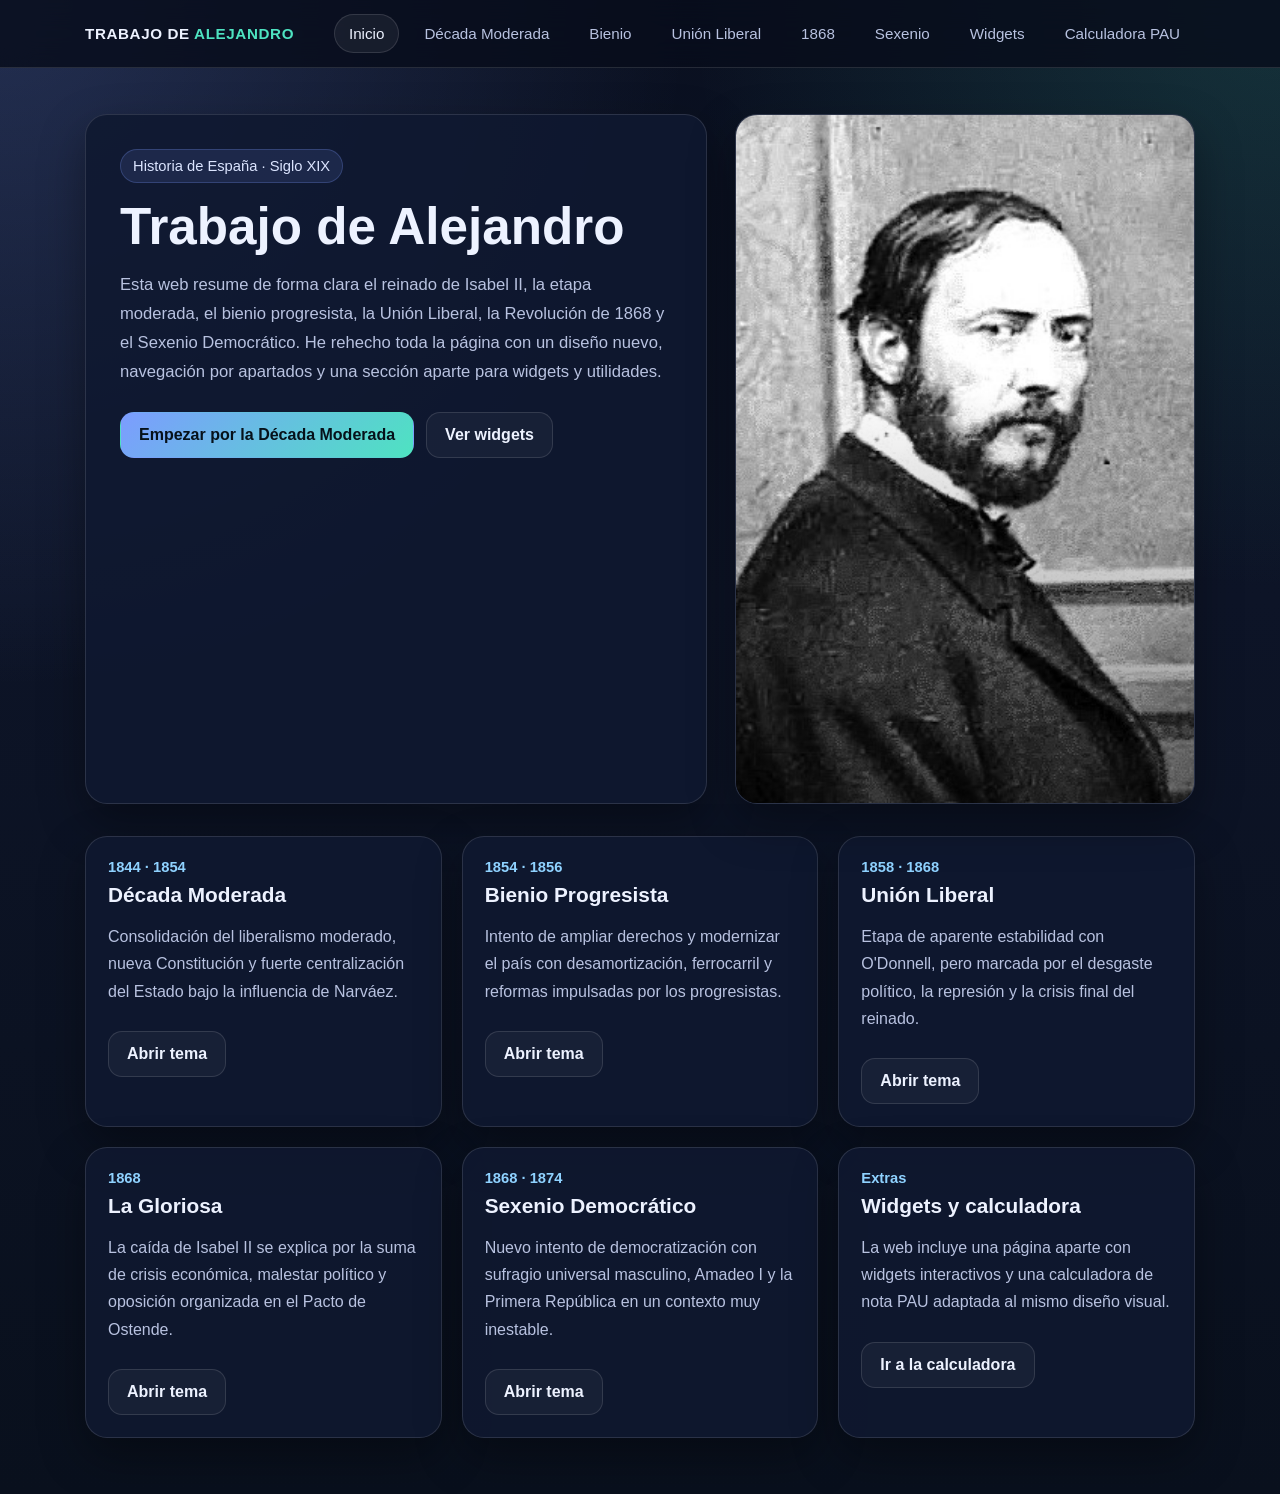
<file: index.html>
<!DOCTYPE html>
<html lang="es">
<head>
  <meta charset="UTF-8">
  <meta name="viewport" content="width=device-width, initial-scale=1.0">
  <title>Trabajo de Alejandro</title>
  <link rel="stylesheet" href="style.css">
  <script defer src="widgets.js"></script>
</head>
<body>
<header class="site-header">
  <div class="nav-wrap">
    <a class="brand" href="index.html">Trabajo de <span>Alejandro</span></a>
    <nav class="nav-links">
      <a data-page="index.html" href="index.html">Inicio</a>
      <a data-page="decada-moderada.html" href="decada-moderada.html">Década Moderada</a>
      <a data-page="bienio-progresista.html" href="bienio-progresista.html">Bienio</a>
      <a data-page="union-liberal.html" href="union-liberal.html">Unión Liberal</a>
      <a data-page="revolucion-1868.html" href="revolucion-1868.html">1868</a>
      <a data-page="sexenio-democratico.html" href="sexenio-democratico.html">Sexenio</a>
      <a data-page="widgets.html" href="widgets.html">Widgets</a>
      <a data-page="calculadora-pau.html" href="calculadora-pau.html">Calculadora PAU</a>
    </nav>
  </div>
</header>
<main class="page">
  <section class="hero">
    <div class="hero-card hero-copy">
      <div class="kicker">Historia de España · Siglo XIX</div>
      <h1>Trabajo de Alejandro</h1>
      <p class="lead">Esta web resume de forma clara el reinado de Isabel II, la etapa moderada, el bienio progresista, la Unión Liberal, la Revolución de 1868 y el Sexenio Democrático. He rehecho toda la página con un diseño nuevo, navegación por apartados y una sección aparte para widgets y utilidades.</p>
      <div class="hero-actions">
        <a class="btn btn-primary" href="decada-moderada.html">Empezar por la Década Moderada</a>
        <a class="btn" href="widgets.html">Ver widgets</a>
      </div>
    </div>
    <div class="hero-card hero-media">
      <img src="img/juan-prim.jpg" alt="Juan Prim" onerror="setImageFallback(this,'Juan Prim')">
    </div>
  </section>

  <section class="section-grid">
    <article class="topic-card">
      <div class="meta">1844 · 1854</div>
      <h3>Década Moderada</h3>
      <p>Consolidación del liberalismo moderado, nueva Constitución y fuerte centralización del Estado bajo la influencia de Narváez.</p>
      <div class="card-actions"><a class="btn" href="decada-moderada.html">Abrir tema</a></div>
    </article>
    <article class="topic-card">
      <div class="meta">1854 · 1856</div>
      <h3>Bienio Progresista</h3>
      <p>Intento de ampliar derechos y modernizar el país con desamortización, ferrocarril y reformas impulsadas por los progresistas.</p>
      <div class="card-actions"><a class="btn" href="bienio-progresista.html">Abrir tema</a></div>
    </article>
    <article class="topic-card">
      <div class="meta">1858 · 1868</div>
      <h3>Unión Liberal</h3>
      <p>Etapa de aparente estabilidad con O'Donnell, pero marcada por el desgaste político, la represión y la crisis final del reinado.</p>
      <div class="card-actions"><a class="btn" href="union-liberal.html">Abrir tema</a></div>
    </article>
    <article class="topic-card">
      <div class="meta">1868</div>
      <h3>La Gloriosa</h3>
      <p>La caída de Isabel II se explica por la suma de crisis económica, malestar político y oposición organizada en el Pacto de Ostende.</p>
      <div class="card-actions"><a class="btn" href="revolucion-1868.html">Abrir tema</a></div>
    </article>
    <article class="topic-card">
      <div class="meta">1868 · 1874</div>
      <h3>Sexenio Democrático</h3>
      <p>Nuevo intento de democratización con sufragio universal masculino, Amadeo I y la Primera República en un contexto muy inestable.</p>
      <div class="card-actions"><a class="btn" href="sexenio-democratico.html">Abrir tema</a></div>
    </article>
    <article class="topic-card">
      <div class="meta">Extras</div>
      <h3>Widgets y calculadora</h3>
      <p>La web incluye una página aparte con widgets interactivos y una calculadora de nota PAU adaptada al mismo diseño visual.</p>
      <div class="card-actions"><a class="btn" href="calculadora-pau.html">Ir a la calculadora</a></div>
    </article>
  </section>
</main>
</body>
</html>
</file>
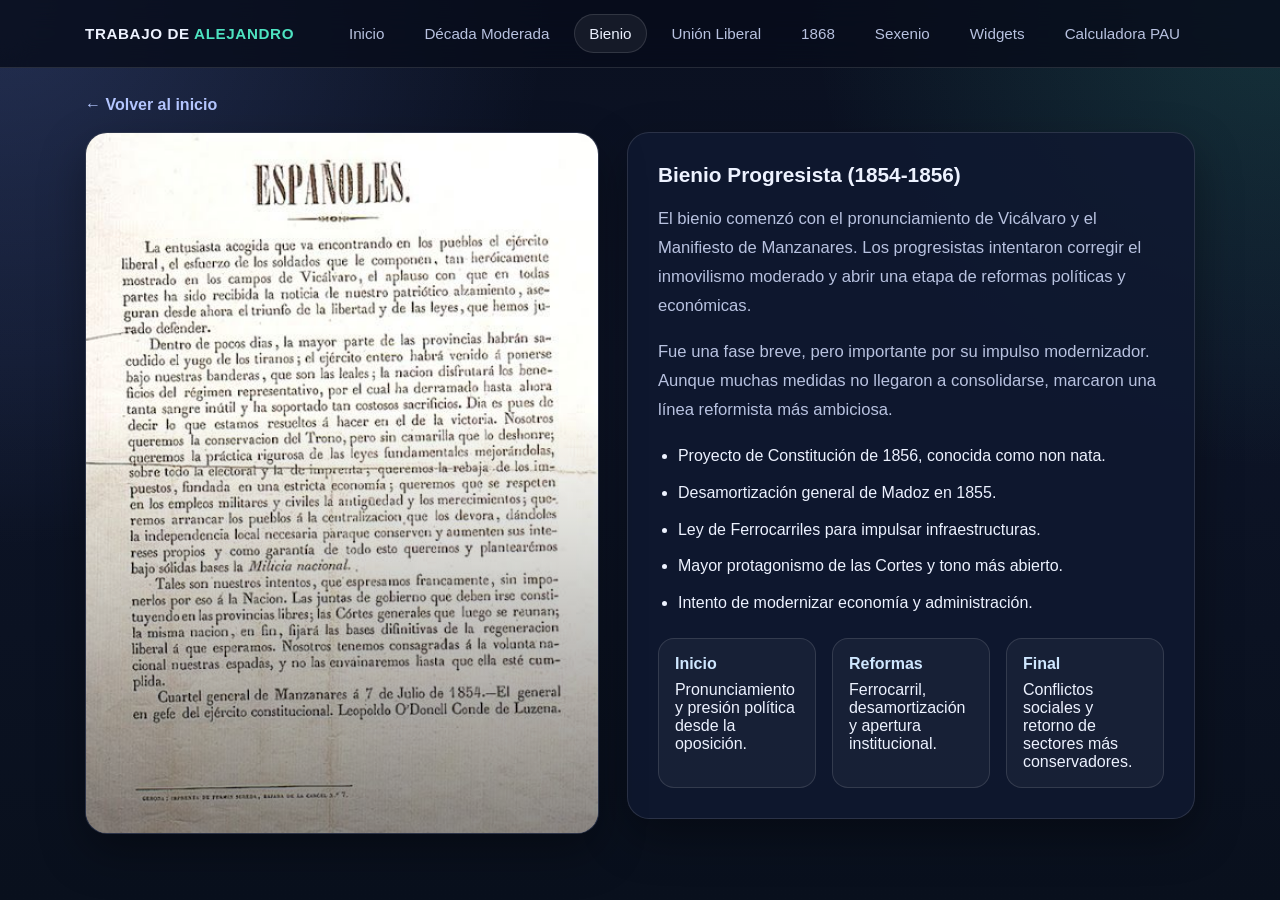
<file: bienio-progresista.html>
<!DOCTYPE html>
<html lang="es">
<head>
  <meta charset="UTF-8">
  <meta name="viewport" content="width=device-width, initial-scale=1.0">
  <title>Trabajo de Alejandro · Bienio Progresista</title>
  <link rel="stylesheet" href="style.css">
  <script defer src="widgets.js"></script>
</head>
<body>
<header class="site-header">
  <div class="nav-wrap">
    <a class="brand" href="index.html">Trabajo de <span>Alejandro</span></a>
    <nav class="nav-links">
      <a data-page="index.html" href="index.html">Inicio</a>
      <a data-page="decada-moderada.html" href="decada-moderada.html">Década Moderada</a>
      <a data-page="bienio-progresista.html" href="bienio-progresista.html">Bienio</a>
      <a data-page="union-liberal.html" href="union-liberal.html">Unión Liberal</a>
      <a data-page="revolucion-1868.html" href="revolucion-1868.html">1868</a>
      <a data-page="sexenio-democratico.html" href="sexenio-democratico.html">Sexenio</a>
      <a data-page="widgets.html" href="widgets.html">Widgets</a>
      <a data-page="calculadora-pau.html" href="calculadora-pau.html">Calculadora PAU</a>
    </nav>
  </div>
</header>
<main class="page">
  <a class="back-link" href="index.html">← Volver al inicio</a>
  <div class="topic-layout">
    <div class="panel topic-image"><img src="img/manifiesto-manzanares.jpg" alt="Manifiesto de Manzanares" onerror="setImageFallback(this,'Manifiesto de Manzanares')"></div>
    <article class="panel topic-content">
      <h2>Bienio Progresista (1854-1856)</h2>
      <p>El bienio comenzó con el pronunciamiento de Vicálvaro y el Manifiesto de Manzanares. Los progresistas intentaron corregir el inmovilismo moderado y abrir una etapa de reformas políticas y económicas.</p>
      <p>Fue una fase breve, pero importante por su impulso modernizador. Aunque muchas medidas no llegaron a consolidarse, marcaron una línea reformista más ambiciosa.</p>
      <ul>
        <li>Proyecto de Constitución de 1856, conocida como non nata.</li>
        <li>Desamortización general de Madoz en 1855.</li>
        <li>Ley de Ferrocarriles para impulsar infraestructuras.</li>
        <li>Mayor protagonismo de las Cortes y tono más abierto.</li>
        <li>Intento de modernizar economía y administración.</li>
      </ul>
      <div class="info-strip">
        <div class="mini-box"><strong>Inicio</strong>Pronunciamiento y presión política desde la oposición.</div>
        <div class="mini-box"><strong>Reformas</strong>Ferrocarril, desamortización y apertura institucional.</div>
        <div class="mini-box"><strong>Final</strong>Conflictos sociales y retorno de sectores más conservadores.</div>
      </div>
    </article>
  </div>
</main>
</body>
</html>
</file>
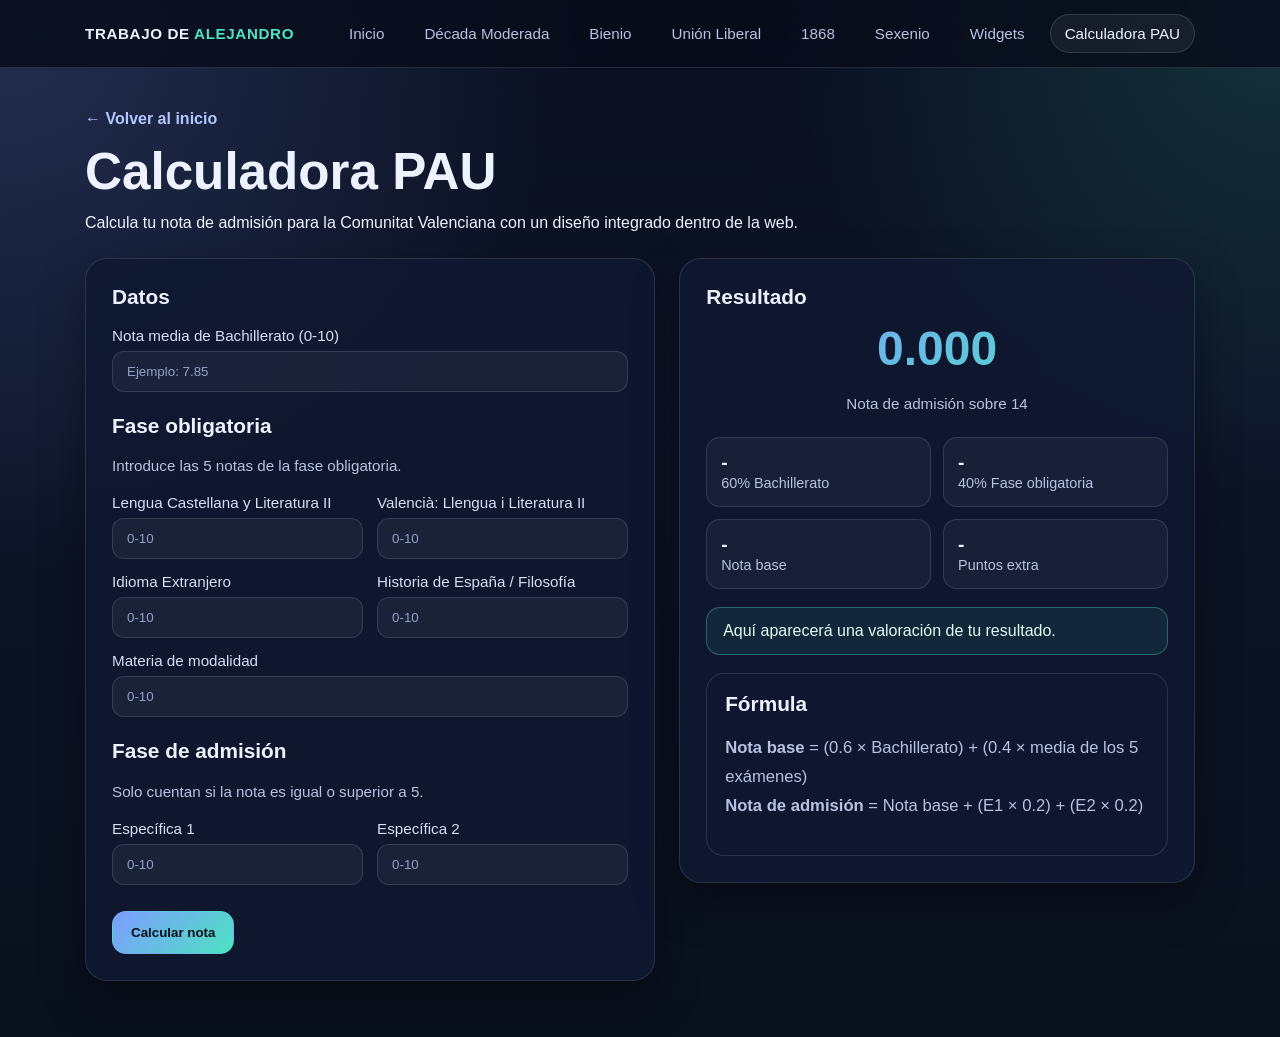
<file: calculadora-pau.html>
<!DOCTYPE html>
<html lang="es">
<head>
  <meta charset="UTF-8">
  <meta name="viewport" content="width=device-width, initial-scale=1.0">
  <title>Trabajo de Alejandro · Calculadora PAU</title>
  <link rel="stylesheet" href="style.css">
  <script defer src="widgets.js"></script>
</head>
<body>
<header class="site-header">
  <div class="nav-wrap">
    <a class="brand" href="index.html">Trabajo de <span>Alejandro</span></a>
    <nav class="nav-links">
      <a data-page="index.html" href="index.html">Inicio</a>
      <a data-page="decada-moderada.html" href="decada-moderada.html">Década Moderada</a>
      <a data-page="bienio-progresista.html" href="bienio-progresista.html">Bienio</a>
      <a data-page="union-liberal.html" href="union-liberal.html">Unión Liberal</a>
      <a data-page="revolucion-1868.html" href="revolucion-1868.html">1868</a>
      <a data-page="sexenio-democratico.html" href="sexenio-democratico.html">Sexenio</a>
      <a data-page="widgets.html" href="widgets.html">Widgets</a>
      <a data-page="calculadora-pau.html" href="calculadora-pau.html">Calculadora PAU</a>
    </nav>
  </div>
</header>
<main class="page">
  <section class="page-header">
    <a class="back-link" href="index.html">← Volver al inicio</a>
    <h1 class="page-title">Calculadora PAU</h1>
    <p>Calcula tu nota de admisión para la Comunitat Valenciana con un diseño integrado dentro de la web.</p>
  </section>

  <section class="calc-layout">
    <div class="calc-card">
      <h2>Datos</h2>
      <div style="margin-top:18px;">
        <label>Nota media de Bachillerato (0-10)</label>
        <input type="number" id="nota_bach" min="0" max="10" step="0.01" placeholder="Ejemplo: 7.85">
      </div>

      <div style="margin-top:22px;">
        <h2>Fase obligatoria</h2>
        <p class="calc-note">Introduce las 5 notas de la fase obligatoria.</p>
        <div class="calc-grid-2" style="margin-top:14px;">
          <div><label>Lengua Castellana y Literatura II</label><input type="number" id="lengua" min="0" max="10" step="0.01" placeholder="0-10"></div>
          <div><label>Valencià: Llengua i Literatura II</label><input type="number" id="valencia" min="0" max="10" step="0.01" placeholder="0-10"></div>
          <div><label>Idioma Extranjero</label><input type="number" id="idioma" min="0" max="10" step="0.01" placeholder="0-10"></div>
          <div><label>Historia de España / Filosofía</label><input type="number" id="historia" min="0" max="10" step="0.01" placeholder="0-10"></div>
        </div>
        <div style="margin-top:14px;"><label>Materia de modalidad</label><input type="number" id="modalidad" min="0" max="10" step="0.01" placeholder="0-10"></div>
      </div>

      <div style="margin-top:22px;">
        <h2>Fase de admisión</h2>
        <p class="calc-note">Solo cuentan si la nota es igual o superior a 5.</p>
        <div class="calc-grid-2" style="margin-top:14px;">
          <div><label>Específica 1</label><input type="number" id="especifica1" min="0" max="10" step="0.01" placeholder="0-10"></div>
          <div><label>Específica 2</label><input type="number" id="especifica2" min="0" max="10" step="0.01" placeholder="0-10"></div>
        </div>
      </div>

      <div class="card-actions"><button class="btn btn-primary" onclick="calcularNota()">Calcular nota</button></div>
    </div>

    <div class="calc-card">
      <h2>Resultado</h2>
      <div class="note-big" id="nota_final">0.000</div>
      <p class="calc-note" style="text-align:center;">Nota de admisión sobre 14</p>
      <div class="breakdown">
        <div class="break-item"><span class="value" id="res_bach">-</span><span class="label">60% Bachillerato</span></div>
        <div class="break-item"><span class="value" id="res_fase">-</span><span class="label">40% Fase obligatoria</span></div>
        <div class="break-item"><span class="value" id="res_base">-</span><span class="label">Nota base</span></div>
        <div class="break-item"><span class="value" id="res_extra">-</span><span class="label">Puntos extra</span></div>
      </div>
      <div class="status-box" id="mensaje">Aquí aparecerá una valoración de tu resultado.</div>
      <div class="panel" style="margin-top:18px; padding:18px; border-radius:18px; box-shadow:none;">
        <h2>Fórmula</h2>
        <p class="calc-note"><strong>Nota base</strong> = (0.6 × Bachillerato) + (0.4 × media de los 5 exámenes)<br><strong>Nota de admisión</strong> = Nota base + (E1 × 0.2) + (E2 × 0.2)</p>
      </div>
    </div>
  </section>
</main>
</body>
</html>
</file>
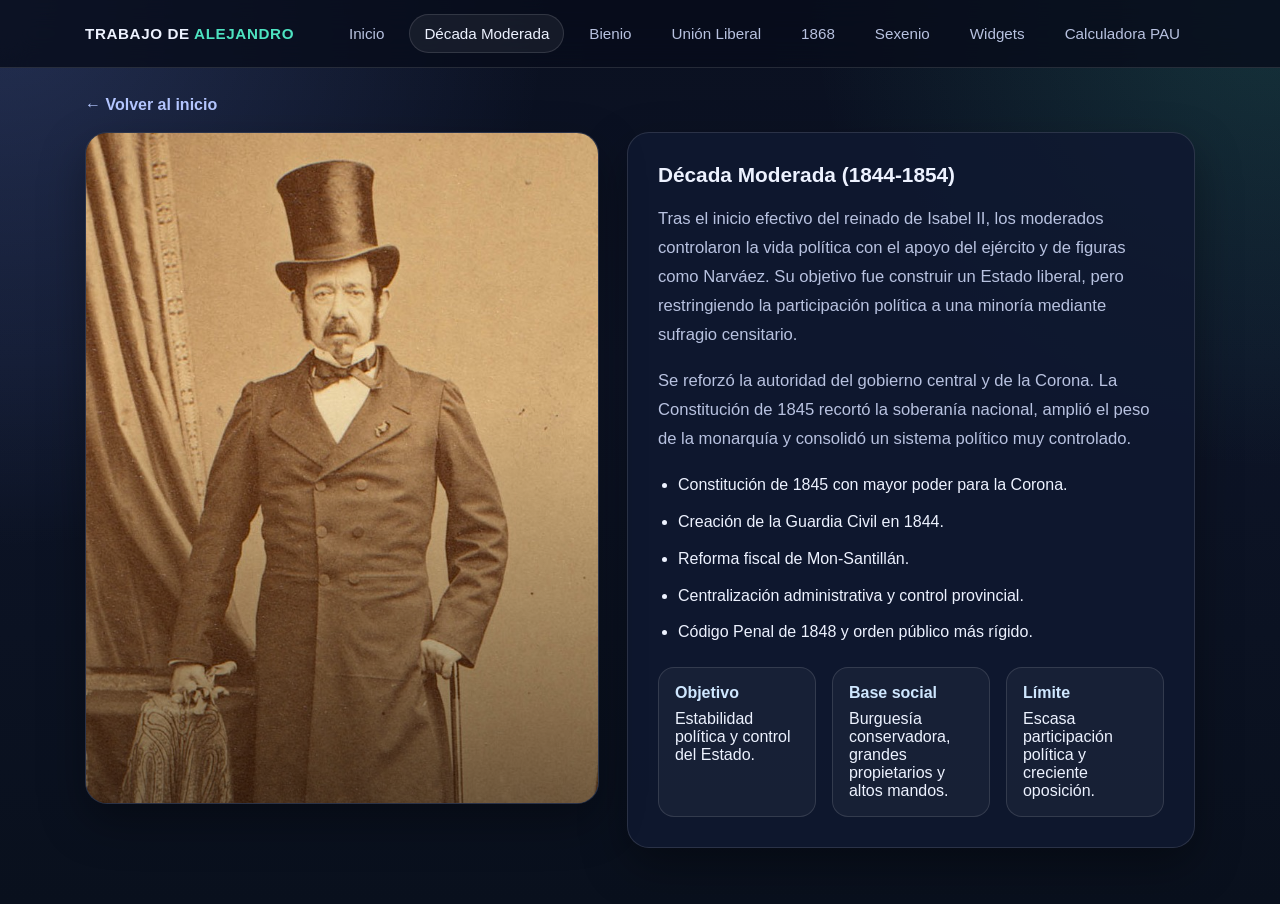
<file: decada-moderada.html>
<!DOCTYPE html>
<html lang="es">
<head>
  <meta charset="UTF-8">
  <meta name="viewport" content="width=device-width, initial-scale=1.0">
  <title>Trabajo de Alejandro · Década Moderada</title>
  <link rel="stylesheet" href="style.css">
  <script defer src="widgets.js"></script>
</head>
<body>
<header class="site-header">
  <div class="nav-wrap">
    <a class="brand" href="index.html">Trabajo de <span>Alejandro</span></a>
    <nav class="nav-links">
      <a data-page="index.html" href="index.html">Inicio</a>
      <a data-page="decada-moderada.html" href="decada-moderada.html">Década Moderada</a>
      <a data-page="bienio-progresista.html" href="bienio-progresista.html">Bienio</a>
      <a data-page="union-liberal.html" href="union-liberal.html">Unión Liberal</a>
      <a data-page="revolucion-1868.html" href="revolucion-1868.html">1868</a>
      <a data-page="sexenio-democratico.html" href="sexenio-democratico.html">Sexenio</a>
      <a data-page="widgets.html" href="widgets.html">Widgets</a>
      <a data-page="calculadora-pau.html" href="calculadora-pau.html">Calculadora PAU</a>
    </nav>
  </div>
</header>
<main class="page">
  <a class="back-link" href="index.html">← Volver al inicio</a>
  <div class="topic-layout">
    <div class="panel topic-image"><img src="img/narvaez.jpg" alt="Narváez" onerror="setImageFallback(this,'Ramón María Narváez')"></div>
    <article class="panel topic-content">
      <h2>Década Moderada (1844-1854)</h2>
      <p>Tras el inicio efectivo del reinado de Isabel II, los moderados controlaron la vida política con el apoyo del ejército y de figuras como Narváez. Su objetivo fue construir un Estado liberal, pero restringiendo la participación política a una minoría mediante sufragio censitario.</p>
      <p>Se reforzó la autoridad del gobierno central y de la Corona. La Constitución de 1845 recortó la soberanía nacional, amplió el peso de la monarquía y consolidó un sistema político muy controlado.</p>
      <ul>
        <li>Constitución de 1845 con mayor poder para la Corona.</li>
        <li>Creación de la Guardia Civil en 1844.</li>
        <li>Reforma fiscal de Mon-Santillán.</li>
        <li>Centralización administrativa y control provincial.</li>
        <li>Código Penal de 1848 y orden público más rígido.</li>
      </ul>
      <div class="info-strip">
        <div class="mini-box"><strong>Objetivo</strong>Estabilidad política y control del Estado.</div>
        <div class="mini-box"><strong>Base social</strong>Burguesía conservadora, grandes propietarios y altos mandos.</div>
        <div class="mini-box"><strong>Límite</strong>Escasa participación política y creciente oposición.</div>
      </div>
    </article>
  </div>
</main>
</body>
</html>
</file>
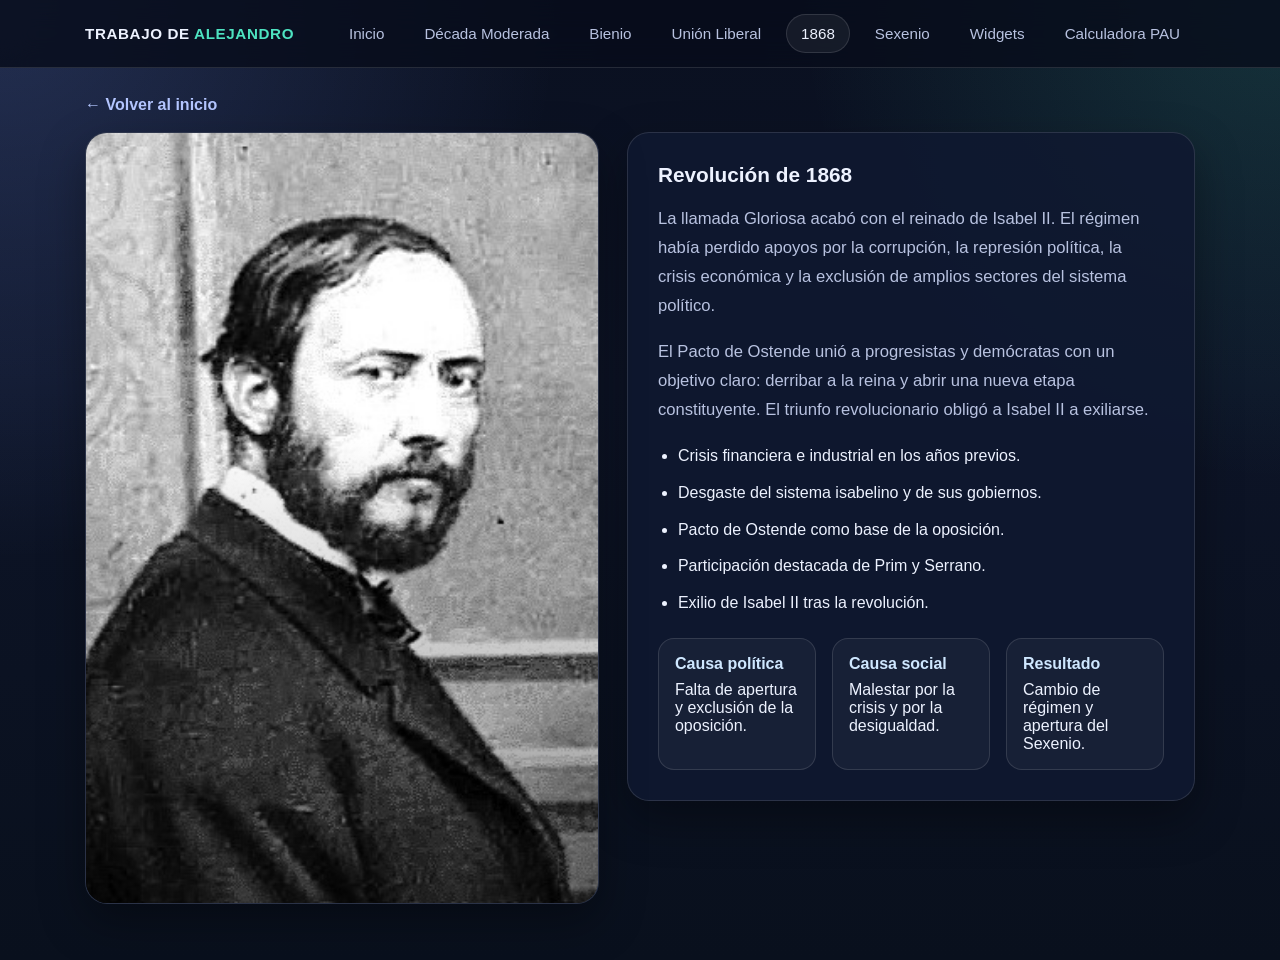
<file: revolucion-1868.html>
<!DOCTYPE html>
<html lang="es">
<head>
  <meta charset="UTF-8">
  <meta name="viewport" content="width=device-width, initial-scale=1.0">
  <title>Trabajo de Alejandro · Revolución de 1868</title>
  <link rel="stylesheet" href="style.css">
  <script defer src="widgets.js"></script>
</head>
<body>
<header class="site-header">
  <div class="nav-wrap">
    <a class="brand" href="index.html">Trabajo de <span>Alejandro</span></a>
    <nav class="nav-links">
      <a data-page="index.html" href="index.html">Inicio</a>
      <a data-page="decada-moderada.html" href="decada-moderada.html">Década Moderada</a>
      <a data-page="bienio-progresista.html" href="bienio-progresista.html">Bienio</a>
      <a data-page="union-liberal.html" href="union-liberal.html">Unión Liberal</a>
      <a data-page="revolucion-1868.html" href="revolucion-1868.html">1868</a>
      <a data-page="sexenio-democratico.html" href="sexenio-democratico.html">Sexenio</a>
      <a data-page="widgets.html" href="widgets.html">Widgets</a>
      <a data-page="calculadora-pau.html" href="calculadora-pau.html">Calculadora PAU</a>
    </nav>
  </div>
</header>
<main class="page">
  <a class="back-link" href="index.html">← Volver al inicio</a>
  <div class="topic-layout">
    <div class="panel topic-image"><img src="img/juan-prim.jpg" alt="Juan Prim" onerror="setImageFallback(this,'Juan Prim')"></div>
    <article class="panel topic-content">
      <h2>Revolución de 1868</h2>
      <p>La llamada Gloriosa acabó con el reinado de Isabel II. El régimen había perdido apoyos por la corrupción, la represión política, la crisis económica y la exclusión de amplios sectores del sistema político.</p>
      <p>El Pacto de Ostende unió a progresistas y demócratas con un objetivo claro: derribar a la reina y abrir una nueva etapa constituyente. El triunfo revolucionario obligó a Isabel II a exiliarse.</p>
      <ul>
        <li>Crisis financiera e industrial en los años previos.</li>
        <li>Desgaste del sistema isabelino y de sus gobiernos.</li>
        <li>Pacto de Ostende como base de la oposición.</li>
        <li>Participación destacada de Prim y Serrano.</li>
        <li>Exilio de Isabel II tras la revolución.</li>
      </ul>
      <div class="info-strip">
        <div class="mini-box"><strong>Causa política</strong>Falta de apertura y exclusión de la oposición.</div>
        <div class="mini-box"><strong>Causa social</strong>Malestar por la crisis y por la desigualdad.</div>
        <div class="mini-box"><strong>Resultado</strong>Cambio de régimen y apertura del Sexenio.</div>
      </div>
    </article>
  </div>
</main>
</body>
</html>
</file>
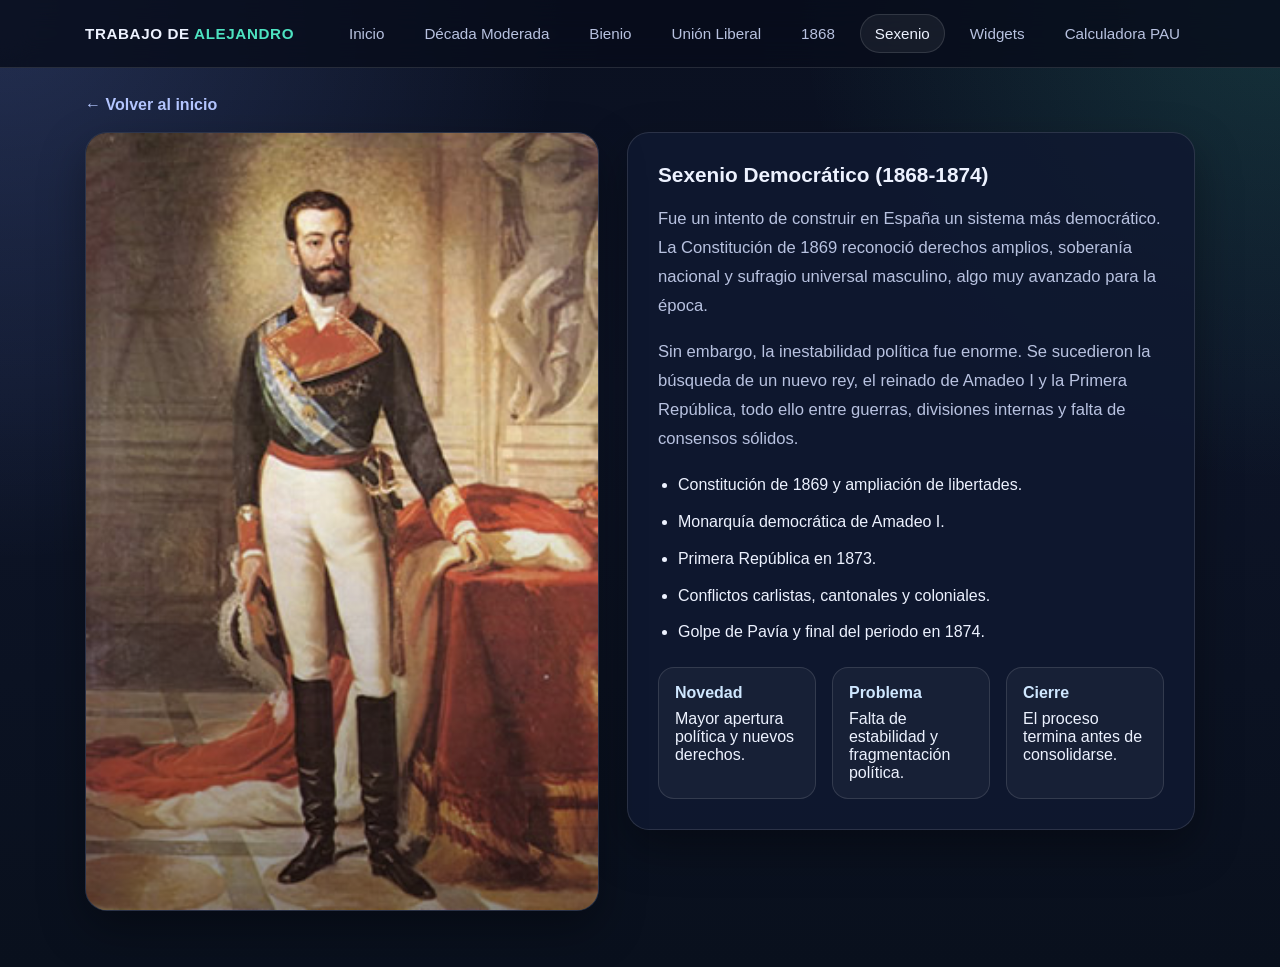
<file: sexenio-democratico.html>
<!DOCTYPE html>
<html lang="es">
<head>
  <meta charset="UTF-8">
  <meta name="viewport" content="width=device-width, initial-scale=1.0">
  <title>Trabajo de Alejandro · Sexenio Democrático</title>
  <link rel="stylesheet" href="style.css">
  <script defer src="widgets.js"></script>
</head>
<body>
<header class="site-header">
  <div class="nav-wrap">
    <a class="brand" href="index.html">Trabajo de <span>Alejandro</span></a>
    <nav class="nav-links">
      <a data-page="index.html" href="index.html">Inicio</a>
      <a data-page="decada-moderada.html" href="decada-moderada.html">Década Moderada</a>
      <a data-page="bienio-progresista.html" href="bienio-progresista.html">Bienio</a>
      <a data-page="union-liberal.html" href="union-liberal.html">Unión Liberal</a>
      <a data-page="revolucion-1868.html" href="revolucion-1868.html">1868</a>
      <a data-page="sexenio-democratico.html" href="sexenio-democratico.html">Sexenio</a>
      <a data-page="widgets.html" href="widgets.html">Widgets</a>
      <a data-page="calculadora-pau.html" href="calculadora-pau.html">Calculadora PAU</a>
    </nav>
  </div>
</header>
<main class="page">
  <a class="back-link" href="index.html">← Volver al inicio</a>
  <div class="topic-layout">
    <div class="panel topic-image"><img src="img/amadeo-i.jpg" alt="Amadeo I" onerror="setImageFallback(this,'Amadeo I')"></div>
    <article class="panel topic-content">
      <h2>Sexenio Democrático (1868-1874)</h2>
      <p>Fue un intento de construir en España un sistema más democrático. La Constitución de 1869 reconoció derechos amplios, soberanía nacional y sufragio universal masculino, algo muy avanzado para la época.</p>
      <p>Sin embargo, la inestabilidad política fue enorme. Se sucedieron la búsqueda de un nuevo rey, el reinado de Amadeo I y la Primera República, todo ello entre guerras, divisiones internas y falta de consensos sólidos.</p>
      <ul>
        <li>Constitución de 1869 y ampliación de libertades.</li>
        <li>Monarquía democrática de Amadeo I.</li>
        <li>Primera República en 1873.</li>
        <li>Conflictos carlistas, cantonales y coloniales.</li>
        <li>Golpe de Pavía y final del periodo en 1874.</li>
      </ul>
      <div class="info-strip">
        <div class="mini-box"><strong>Novedad</strong>Mayor apertura política y nuevos derechos.</div>
        <div class="mini-box"><strong>Problema</strong>Falta de estabilidad y fragmentación política.</div>
        <div class="mini-box"><strong>Cierre</strong>El proceso termina antes de consolidarse.</div>
      </div>
    </article>
  </div>
</main>
</body>
</html>
</file>
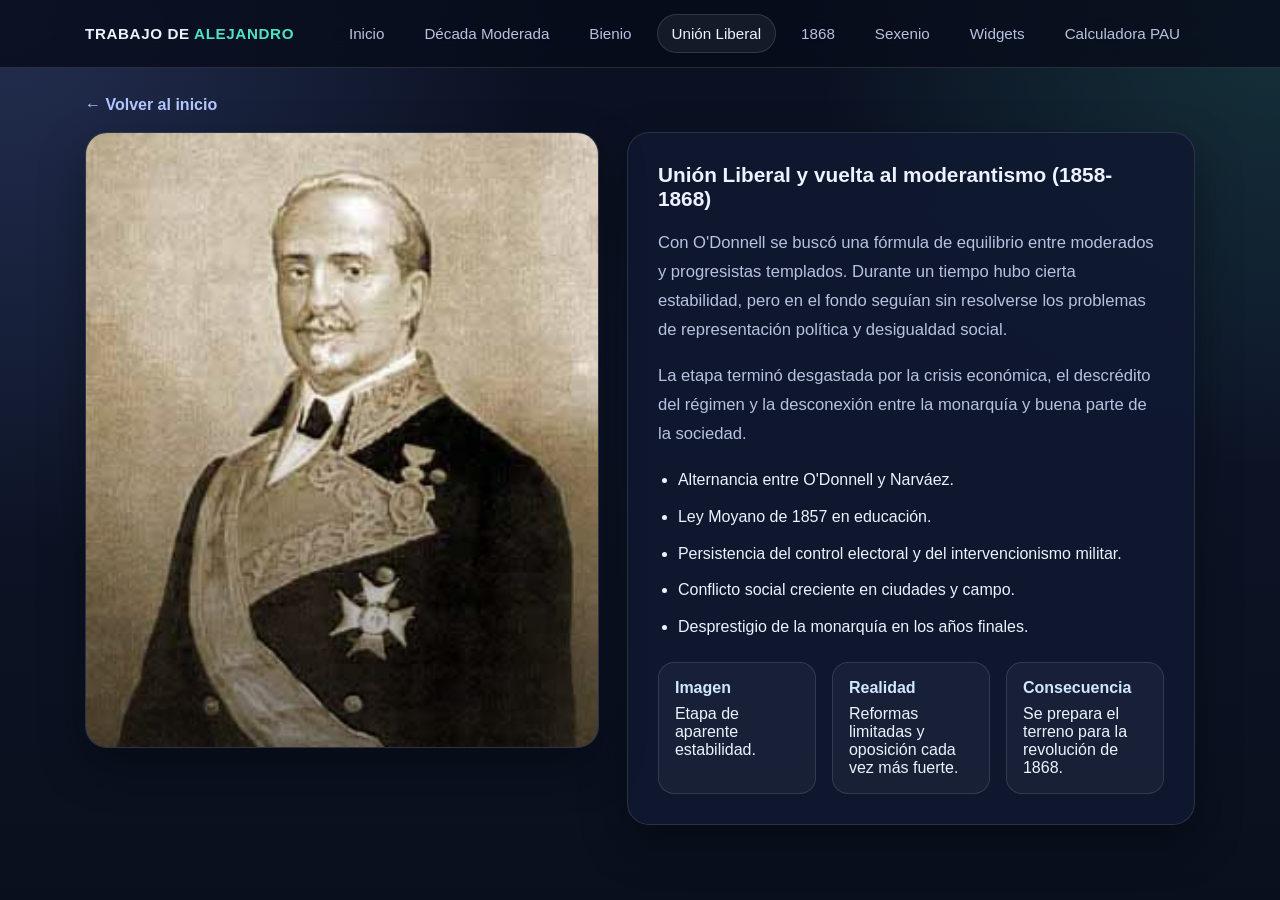
<file: union-liberal.html>
<!DOCTYPE html>
<html lang="es">
<head>
  <meta charset="UTF-8">
  <meta name="viewport" content="width=device-width, initial-scale=1.0">
  <title>Trabajo de Alejandro · Unión Liberal</title>
  <link rel="stylesheet" href="style.css">
  <script defer src="widgets.js"></script>
</head>
<body>
<header class="site-header">
  <div class="nav-wrap">
    <a class="brand" href="index.html">Trabajo de <span>Alejandro</span></a>
    <nav class="nav-links">
      <a data-page="index.html" href="index.html">Inicio</a>
      <a data-page="decada-moderada.html" href="decada-moderada.html">Década Moderada</a>
      <a data-page="bienio-progresista.html" href="bienio-progresista.html">Bienio</a>
      <a data-page="union-liberal.html" href="union-liberal.html">Unión Liberal</a>
      <a data-page="revolucion-1868.html" href="revolucion-1868.html">1868</a>
      <a data-page="sexenio-democratico.html" href="sexenio-democratico.html">Sexenio</a>
      <a data-page="widgets.html" href="widgets.html">Widgets</a>
      <a data-page="calculadora-pau.html" href="calculadora-pau.html">Calculadora PAU</a>
    </nav>
  </div>
</header>
<main class="page">
  <a class="back-link" href="index.html">← Volver al inicio</a>
  <div class="topic-layout">
    <div class="panel topic-image"><img src="img/odonnell.jpg" alt="Leopoldo O'Donnell" onerror="setImageFallback(this,'Leopoldo O'Donnell')"></div>
    <article class="panel topic-content">
      <h2>Unión Liberal y vuelta al moderantismo (1858-1868)</h2>
      <p>Con O'Donnell se buscó una fórmula de equilibrio entre moderados y progresistas templados. Durante un tiempo hubo cierta estabilidad, pero en el fondo seguían sin resolverse los problemas de representación política y desigualdad social.</p>
      <p>La etapa terminó desgastada por la crisis económica, el descrédito del régimen y la desconexión entre la monarquía y buena parte de la sociedad.</p>
      <ul>
        <li>Alternancia entre O'Donnell y Narváez.</li>
        <li>Ley Moyano de 1857 en educación.</li>
        <li>Persistencia del control electoral y del intervencionismo militar.</li>
        <li>Conflicto social creciente en ciudades y campo.</li>
        <li>Desprestigio de la monarquía en los años finales.</li>
      </ul>
      <div class="info-strip">
        <div class="mini-box"><strong>Imagen</strong>Etapa de aparente estabilidad.</div>
        <div class="mini-box"><strong>Realidad</strong>Reformas limitadas y oposición cada vez más fuerte.</div>
        <div class="mini-box"><strong>Consecuencia</strong>Se prepara el terreno para la revolución de 1868.</div>
      </div>
    </article>
  </div>
</main>
</body>
</html>
</file>
<file: style.css>
:root {
  --bg: #0b1020;
  --bg-soft: #121a31;
  --card: rgba(15, 24, 48, 0.88);
  --card-2: rgba(255, 255, 255, 0.06);
  --text: #edf2ff;
  --muted: #b8c2e0;
  --line: rgba(255,255,255,0.12);
  --accent: #7c9cff;
  --accent-2: #4ee3c1;
  --shadow: 0 18px 45px rgba(0, 0, 0, 0.35);
  --radius: 22px;
  --radius-sm: 14px;
  --max: 1150px;
}

* { box-sizing: border-box; }
html { scroll-behavior: smooth; }
body {
  margin: 0;
  font-family: Inter, Segoe UI, Arial, sans-serif;
  background:
    radial-gradient(circle at top left, rgba(124,156,255,0.22), transparent 35%),
    radial-gradient(circle at top right, rgba(78,227,193,0.16), transparent 30%),
    linear-gradient(180deg, #0a1020 0%, #0d1427 40%, #09101d 100%);
  color: var(--text);
  min-height: 100vh;
}

a { color: inherit; text-decoration: none; }
img { max-width: 100%; display: block; }

.site-header {
  position: sticky;
  top: 0;
  z-index: 1000;
  backdrop-filter: blur(16px);
  background: rgba(8, 13, 27, 0.82);
  border-bottom: 1px solid var(--line);
}

.nav-wrap {
  max-width: var(--max);
  margin: 0 auto;
  padding: 14px 20px;
  display: flex;
  align-items: center;
  justify-content: space-between;
  gap: 18px;
}

.brand {
  font-weight: 800;
  letter-spacing: 0.04em;
  text-transform: uppercase;
  font-size: 0.95rem;
}

.brand span {
  color: var(--accent-2);
}

.nav-links {
  display: flex;
  flex-wrap: wrap;
  gap: 10px;
  justify-content: flex-end;
}

.nav-links a {
  padding: 10px 14px;
  border-radius: 999px;
  color: var(--muted);
  background: transparent;
  border: 1px solid transparent;
  transition: 0.25s ease;
  font-size: 0.95rem;
}

.nav-links a:hover,
.nav-links a.active {
  color: var(--text);
  background: var(--card-2);
  border-color: var(--line);
}

.page {
  max-width: var(--max);
  margin: 0 auto;
  padding: 28px 20px 56px;
}

.hero {
  display: grid;
  grid-template-columns: 1.15fr 0.85fr;
  gap: 28px;
  align-items: stretch;
  margin-top: 18px;
}

.hero-card,
.panel,
.topic-card,
.widget-card,
.calc-card {
  background: var(--card);
  border: 1px solid var(--line);
  border-radius: var(--radius);
  box-shadow: var(--shadow);
}

.hero-copy {
  padding: 34px;
}

.kicker {
  display: inline-flex;
  align-items: center;
  gap: 8px;
  padding: 8px 12px;
  border-radius: 999px;
  background: rgba(124,156,255,0.12);
  border: 1px solid rgba(124,156,255,0.24);
  color: #dce5ff;
  font-size: 0.92rem;
  margin-bottom: 18px;
}

.hero h1,
.page-title {
  margin: 0 0 14px;
  font-size: clamp(2rem, 4vw, 3.6rem);
  line-height: 1.02;
}

.hero p,
.lead,
.topic-content p,
.panel p,
.widget-card p {
  color: var(--muted);
  font-size: 1.04rem;
  line-height: 1.75;
}

.hero-actions,
.card-actions {
  display: flex;
  flex-wrap: wrap;
  gap: 12px;
  margin-top: 26px;
}

.btn {
  display: inline-flex;
  align-items: center;
  justify-content: center;
  gap: 10px;
  padding: 13px 18px;
  border-radius: 14px;
  border: 1px solid var(--line);
  background: rgba(255,255,255,0.04);
  color: var(--text);
  font-weight: 700;
  transition: transform .2s ease, background .2s ease, border-color .2s ease;
}

.btn:hover { transform: translateY(-2px); }
.btn-primary {
  background: linear-gradient(135deg, var(--accent), var(--accent-2));
  color: #06111a;
  border-color: transparent;
}

.hero-media {
  min-height: 360px;
  overflow: hidden;
  position: relative;
}

.hero-media img,
.topic-image img {
  width: 100%;
  height: 100%;
  object-fit: cover;
}

.hero-media::after,
.topic-image::after {
  content: "";
  position: absolute;
  inset: 0;
  background: linear-gradient(180deg, transparent 40%, rgba(0,0,0,0.45));
}

.section-grid {
  margin-top: 32px;
  display: grid;
  grid-template-columns: repeat(3, 1fr);
  gap: 20px;
}

.topic-card {
  padding: 22px;
}

.topic-card h3,
.widget-card h3,
.calc-card h2,
.panel h2,
.topic-content h2 {
  margin: 0 0 12px;
  font-size: 1.3rem;
}

.topic-card p { color: var(--muted); line-height: 1.7; }
.topic-card .meta { color: #8fd2ff; font-weight: 700; font-size: .92rem; margin-bottom: 8px; }

.topic-layout {
  display: grid;
  grid-template-columns: 0.95fr 1.05fr;
  gap: 28px;
  align-items: start;
}

.topic-image {
  position: sticky;
  top: 100px;
  overflow: hidden;
  min-height: 460px;
}

.topic-content { padding: 30px; }
.topic-content ul {
  margin: 18px 0 0;
  padding-left: 20px;
  color: var(--text);
  line-height: 1.8;
}
.topic-content li { margin-bottom: 8px; }

.info-strip {
  display: grid;
  grid-template-columns: repeat(3, 1fr);
  gap: 16px;
  margin-top: 20px;
}

.mini-box {
  background: rgba(255,255,255,0.04);
  border: 1px solid var(--line);
  border-radius: 16px;
  padding: 16px;
}
.mini-box strong { display:block; margin-bottom: 8px; color: #cfe7ff; }

.widgets-layout {
  display: grid;
  grid-template-columns: repeat(2, 1fr);
  gap: 22px;
  margin-top: 28px;
}

.widget-card {
  padding: 24px;
}

.widget-display,
.widget-result,
.gallery-grid {
  margin-top: 16px;
}

.clock {
  font-size: clamp(2rem, 5vw, 3.2rem);
  text-align: center;
  font-weight: 800;
  letter-spacing: .08em;
  padding: 18px;
  border-radius: 16px;
  background: rgba(255,255,255,0.05);
  border: 1px solid var(--line);
}

.input,
.select,
.calc-card input[type="number"] {
  width: 100%;
  padding: 12px 14px;
  border-radius: 12px;
  border: 1px solid var(--line);
  background: rgba(255,255,255,0.05);
  color: var(--text);
  outline: none;
}

.input::placeholder,
.calc-card input::placeholder { color: #94a0c5; }

.form-row {
  display: grid;
  grid-template-columns: 1fr auto;
  gap: 12px;
}

.inline-row {
  display: grid;
  grid-template-columns: 1fr 1fr auto;
  gap: 12px;
}

.result-box {
  padding: 16px;
  border-radius: 16px;
  background: rgba(255,255,255,0.04);
  border: 1px solid var(--line);
  color: var(--muted);
}

.quote-box,
.joke-box {
  min-height: 110px;
  display: grid;
  place-items: center;
  text-align: center;
  line-height: 1.7;
}

.gallery-grid {
  display: grid;
  grid-template-columns: repeat(3, 1fr);
  gap: 12px;
}

.gallery-grid img {
  border-radius: 16px;
  aspect-ratio: 1 / 1;
  object-fit: cover;
  border: 1px solid var(--line);
}

.page-header {
  margin: 14px 0 26px;
}
.page-header p { max-width: 820px; }

.back-link {
  display: inline-flex;
  margin-bottom: 18px;
  color: #b4c6ff;
  font-weight: 700;
}

.calc-layout {
  display: grid;
  grid-template-columns: 1.05fr 0.95fr;
  gap: 24px;
  align-items: start;
}

.calc-card { padding: 26px; }
.calc-card label {
  display: block;
  margin-bottom: 7px;
  color: #d6def7;
  font-size: .95rem;
}
.calc-grid-2 {
  display: grid;
  grid-template-columns: 1fr 1fr;
  gap: 14px;
}
.calc-note {
  color: var(--muted);
  font-size: .95rem;
  line-height: 1.7;
}
.note-big {
  font-size: 3rem;
  font-weight: 900;
  text-align: center;
  margin: 8px 0 4px;
  background: linear-gradient(135deg, var(--accent), var(--accent-2));
  -webkit-background-clip: text;
  -webkit-text-fill-color: transparent;
}
.breakdown {
  display: grid;
  grid-template-columns: 1fr 1fr;
  gap: 12px;
  margin-top: 20px;
}
.break-item {
  padding: 14px;
  border-radius: 14px;
  background: rgba(255,255,255,0.04);
  border: 1px solid var(--line);
}
.break-item .value { font-size: 1.2rem; font-weight: 800; display: block; }
.break-item .label { color: var(--muted); font-size: .9rem; }
.status-box {
  margin-top: 18px;
  padding: 14px 16px;
  border-radius: 14px;
  border: 1px solid rgba(78,227,193,0.35);
  background: rgba(78,227,193,0.08);
  color: #dffbf4;
}

.image-fallback {
  background:
    linear-gradient(135deg, rgba(124,156,255,.16), rgba(78,227,193,.10)),
    #0e1630;
  min-height: 280px;
  display: grid;
  place-items: center;
  color: #dce7ff;
  font-weight: 700;
  text-align: center;
  padding: 20px;
}

@media (max-width: 980px) {
  .hero,
  .topic-layout,
  .calc-layout,
  .widgets-layout,
  .section-grid { grid-template-columns: 1fr; }
  .topic-image { position: relative; top: 0; min-height: 300px; }
}

@media (max-width: 700px) {
  .nav-wrap { flex-direction: column; align-items: flex-start; }
  .nav-links { justify-content: flex-start; }
  .gallery-grid,
  .breakdown,
  .calc-grid-2,
  .info-strip,
  .inline-row,
  .form-row { grid-template-columns: 1fr; }
  .hero-copy,
  .topic-content,
  .widget-card,
  .calc-card,
  .topic-card { padding: 20px; }
  .page { padding-left: 14px; padding-right: 14px; }
}
</file>
